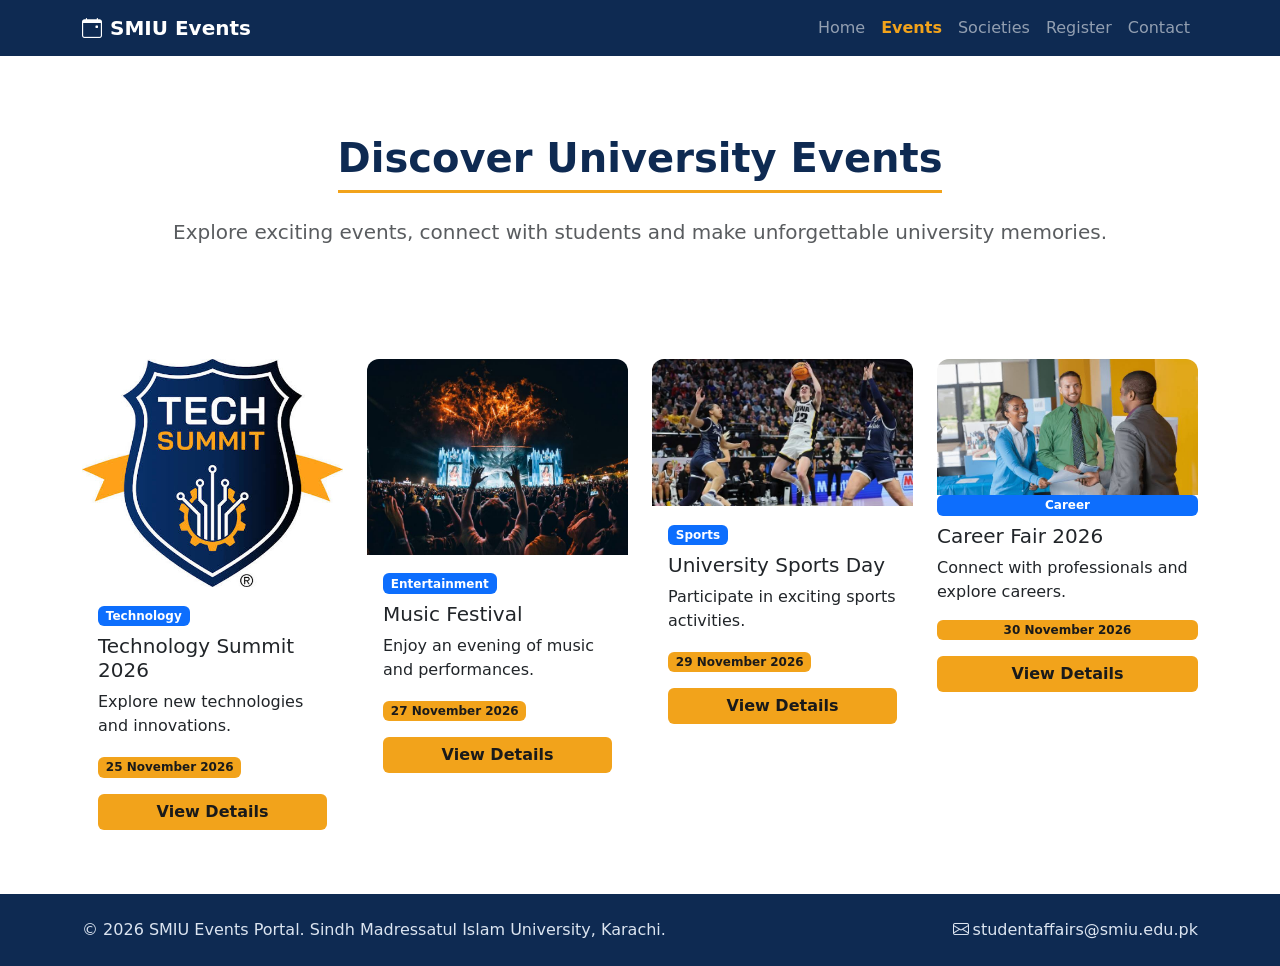
<file: events.html>
<!DOCTYPE html>
<html lang="en">

<head>
  <meta charset="UTF-8">
  <meta name="viewport" content="width=device-width, initial-scale=1">
  <title>Events | SMIU Events Portal</title>
  <!-- Bootstrap 5.3.3 CSS -->
  <link href="https://cdn.jsdelivr.net/npm/bootstrap@5.3.3/dist/css/bootstrap.min.css" rel="stylesheet">
  <!-- Bootstrap Icons -->
  <link href="https://cdn.jsdelivr.net/npm/bootstrap-icons@1.11.3/font/bootstrap-icons.min.css" rel="stylesheet">
  <!-- Our own CSS (must come AFTER Bootstrap) -->
  <link href="css/style.css" rel="stylesheet">
</head>

<body>
  <!-- ===== NAVBAR (same on every page) ===== -->
  <header>
    <nav class="navbar navbar-expand-lg navbar-dark site-navbar fixed-top">
      <div class="container">
        <a class="navbar-brand fw-bold" href="index.html"><i class="bi bi-calendar-event me-2"></i>SMIU Events</a>
        <button class="navbar-toggler" type="button" data-bs-toggle="collapse" data-bs-target="#mainNav"
          aria-controls="mainNav" aria-expanded="false" aria-label="Toggle navigation">
          <span class="navbar-toggler-icon"></span>
        </button>
        <div class="collapse navbar-collapse" id="mainNav">
          <ul class="navbar-nav ms-auto">
            <li class="nav-item"><a class="nav-link" href="index.html">Home</a></li>
            <li class="nav-item"><a class="nav-link active" aria-current="page" href="events.html">Events</a></li>
            <li class="nav-item"><a class="nav-link" href="societies.html">Societies</a></li>
            <li class="nav-item"><a class="nav-link" href="register.html">Register</a></li>
            <li class="nav-item"><a class="nav-link" href="contact.html">Contact</a></li>
          </ul>
        </div>
      </div>
    </nav>
  </header>

  <main>

    <!-- ===== EVENTS INTRODUCTION ===== -->
    <section class="container section-space">

      <div class="text-center mb-5">

        <h1 class="section-title">
          Discover University Events
        </h1>

        <p class="lead text-muted">
          Explore exciting events, connect with students
          and make unforgettable university memories.
        </p>

      </div>

    </section>

    <!-- ===== EVENTS LIST ===== -->
    <section class="container mb-5">
      <div class="row g-4">

        <!-- Event 1 -->
        <div class="col-12 col-md-6 col-lg-3">
          <div class="card event-card h-100">
            <img src="images/Technology Summit.jpg" class="card-img-top" alt="Technology Summit">
            <div class="card-body">
              <span class="badge bg-primary mb-2">Technology</span>
              <h5 class="card-title">Technology Summit 2026</h5>
              <p class="card-text">Explore new technologies and innovations.</p>
              <span class="badge bg-accent mb-3">25 November 2026</span>
              <a href="event-details.html" class="btn btn-accent d-block">View Details</a>
            </div>
          </div>
        </div>

        <!-- Event 2 -->
        <div class="col-12 col-md-6 col-lg-3">
          <div class="card event-card h-100">
            <img src="images/music.jpg" class="card-img-top" alt="Music Festival">
            <div class="card-body">
              <span class="badge bg-primary mb-2">Entertainment</span>
              <h5 class="card-title">Music Festival</h5>
              <p class="card-text">Enjoy an evening of music and performances.</p>
              <span class="badge bg-accent mb-3">27 November 2026</span>
              <a href="event-details.html" class="btn btn-accent d-block">View Details</a>
            </div>
          </div>
        </div>

        <!-- Event 3 -->
        <div class="col-12 col-md-6 col-lg-3">
          <div class="card event-card h-100">
            <img src="images/sport.jpg" class="card-img-top" alt="University Sports Day">
            <div class="card-body">
              <span class="badge bg-primary mb-2">Sports</span>
              <h5 class="card-title">University Sports Day</h5>
              <p class="card-text">Participate in exciting sports activities.</p>
              <span class="badge bg-accent mb-3">29 November 2026</span>
              <a href="event-details.html" class="btn btn-accent d-block">View Details</a>
            </div>
          </div>
        </div>

        <!-- Event 4 -->
        <div class="col-12 col-md-6 col-lg-3">
          <div class="card event-card h-100">
            <img src="images/career.jpg" class="card-img-top" alt="Career Fair 2026">
            <span class="badge bg-primary mb-2">Career</span>
            <h5 class="card-title">Career Fair 2026</h5>
            <p class="card-text">Connect with professionals and explore careers.</p>
            <span class="badge bg-accent mb-3">30 November 2026</span>
            <a href="event-details.html" class="btn btn-accent d-block">View Details</a>
          </div>
        </div>
      </div>

      </div>
    </section>

  </main>

  <!-- ===== FOOTER (same on every page) ===== -->
  <footer class="site-footer py-4 mt-5">
    <div class="container d-flex flex-column flex-md-row justify-content-between gap-2">
      <span>&copy; 2026 SMIU Events Portal. Sindh Madressatul Islam University, Karachi.</span>
      <span><i class="bi bi-envelope me-1"></i>studentaffairs@smiu.edu.pk</span>
    </div>
  </footer>

  <!-- Bootstrap 5.3.3 JS bundle (before </body>) -->
  <script src="https://cdn.jsdelivr.net/npm/bootstrap@5.3.3/dist/js/bootstrap.bundle.min.js"></script>
</body>

</html>
</file>
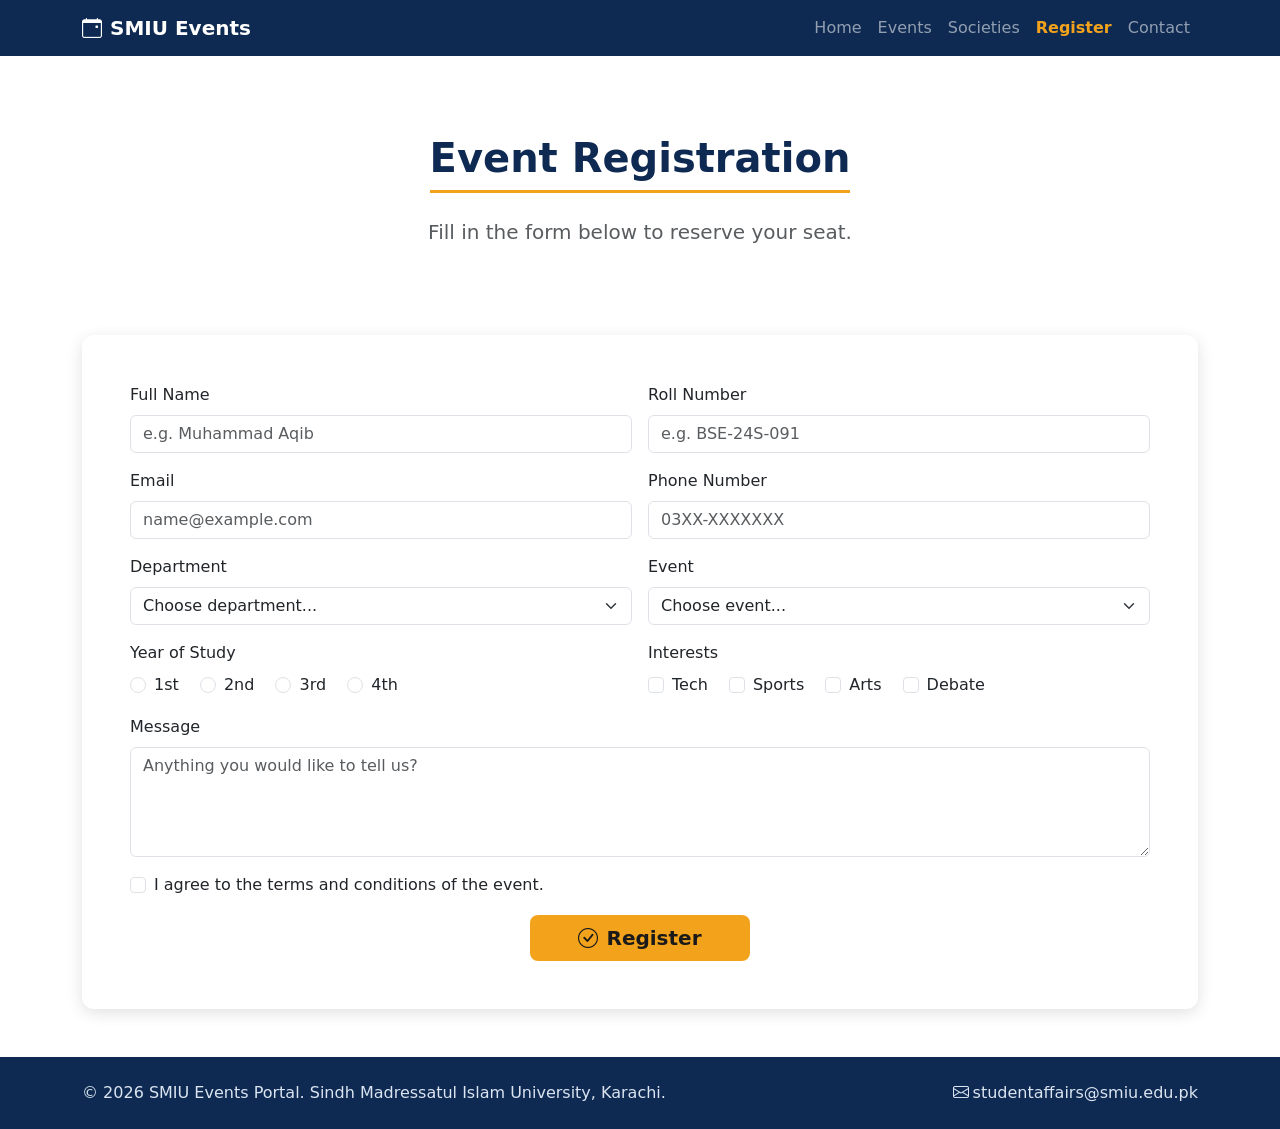
<file: register.html>
<!DOCTYPE html>
<html lang="en">

<head>
  <meta charset="UTF-8">
  <meta name="viewport" content="width=device-width, initial-scale=1">
  <title>Register | SMIU Events Portal</title>
  <!-- Bootstrap 5.3.3 CSS -->
  <link href="https://cdn.jsdelivr.net/npm/bootstrap@5.3.3/dist/css/bootstrap.min.css" rel="stylesheet">
  <!-- Bootstrap Icons -->
  <link href="https://cdn.jsdelivr.net/npm/bootstrap-icons@1.11.3/font/bootstrap-icons.min.css" rel="stylesheet">
  <!-- Our own CSS (must come AFTER Bootstrap) -->
  <link href="css/style.css" rel="stylesheet">
</head>

<body>
  <!-- ===== NAVBAR (same on every page) ===== -->
  <header>
    <nav class="navbar navbar-expand-lg navbar-dark site-navbar fixed-top">
      <div class="container">
        <a class="navbar-brand fw-bold" href="index.html"><i class="bi bi-calendar-event me-2"></i>SMIU Events</a>
        <button class="navbar-toggler" type="button" data-bs-toggle="collapse" data-bs-target="#mainNav"
          aria-controls="mainNav" aria-expanded="false" aria-label="Toggle navigation">
          <span class="navbar-toggler-icon"></span>
        </button>
        <div class="collapse navbar-collapse" id="mainNav">
          <ul class="navbar-nav ms-auto">
            <li class="nav-item"><a class="nav-link" href="index.html">Home</a></li>
            <li class="nav-item"><a class="nav-link" href="events.html">Events</a></li>
            <li class="nav-item"><a class="nav-link" href="societies.html">Societies</a></li>
            <li class="nav-item"><a class="nav-link active" aria-current="page" href="register.html">Register</a></li>
            <li class="nav-item"><a class="nav-link" href="contact.html">Contact</a></li>
          </ul>
        </div>
      </div>
    </nav>
  </header>

  <main>

    <!-- ===== REGISTER INTRODUCTION ===== -->
    <section class="container section-space">
      <div class="text-center mb-4">
        <h1 class="section-title">Event Registration</h1>
        <p class="lead text-muted">Fill in the form below to reserve your seat.</p>
      </div>
    </section>

    <!-- ===== REGISTRATION FORM ===== -->
    <section class="container mb-5">
      <div class="register-card card p-4 p-md-5">
        <form action="#" method="post">
          <div class="row g-3">

            <!-- Full name -->
            <div class="col-12 col-md-6">
              <label for="fullName" class="form-label">Full Name</label>
              <input type="text" class="form-control" id="fullName"
                     placeholder="e.g. Muhammad Aqib" required>
            </div>

            <!-- Roll number -->
            <div class="col-12 col-md-6">
              <label for="rollNo" class="form-label">Roll Number</label>
              <input type="text" class="form-control" id="rollNo"
                     placeholder="e.g. BSE-24S-091" required>
            </div>

            <!-- Email -->
            <div class="col-12 col-md-6">
              <label for="email" class="form-label">Email</label>
              <input type="email" class="form-control" id="email"
                     placeholder="name@example.com" required>
            </div>

            <!-- Phone -->
            <div class="col-12 col-md-6">
              <label for="phone" class="form-label">Phone Number</label>
              <input type="tel" class="form-control" id="phone"
                     placeholder="03XX-XXXXXXX" required>
            </div>

            <!-- Department -->
            <div class="col-12 col-md-6">
              <label for="department" class="form-label">Department</label>
              <select class="form-select" id="department" required>
                <option value="" selected disabled>Choose department...</option>
                <option>Software Engineering</option>
                <option>Computer Science</option>
                <option>Business Administration</option>
                <option>Electrical Engineering</option>
                <option>Education</option>
              </select>
            </div>

            <!-- Event -->
            <div class="col-12 col-md-6">
              <label for="eventSelect" class="form-label">Event</label>
              <select class="form-select" id="eventSelect" required>
                <option value="" selected disabled>Choose event...</option>
                <option>Technology Summit 2026</option>
                <option>Music Festival</option>
                <option>University Sports Day</option>
                <option>Career Fair 2026</option>
              </select>
            </div>

            <!-- Year (radio buttons) -->
            <div class="col-12 col-md-6">
              <span class="form-label d-block">Year of Study</span>
              <div class="form-check form-check-inline">
                <input class="form-check-input" type="radio" name="year" id="year1" value="1" required>
                <label class="form-check-label" for="year1">1st</label>
              </div>
              <div class="form-check form-check-inline">
                <input class="form-check-input" type="radio" name="year" id="year2" value="2">
                <label class="form-check-label" for="year2">2nd</label>
              </div>
              <div class="form-check form-check-inline">
                <input class="form-check-input" type="radio" name="year" id="year3" value="3">
                <label class="form-check-label" for="year3">3rd</label>
              </div>
              <div class="form-check form-check-inline">
                <input class="form-check-input" type="radio" name="year" id="year4" value="4">
                <label class="form-check-label" for="year4">4th</label>
              </div>
            </div>

            <!-- Interests (checkboxes) -->
            <div class="col-12 col-md-6">
              <span class="form-label d-block">Interests</span>
              <div class="form-check form-check-inline">
                <input class="form-check-input" type="checkbox" id="intTech" value="tech">
                <label class="form-check-label" for="intTech">Tech</label>
              </div>
              <div class="form-check form-check-inline">
                <input class="form-check-input" type="checkbox" id="intSports" value="sports">
                <label class="form-check-label" for="intSports">Sports</label>
              </div>
              <div class="form-check form-check-inline">
                <input class="form-check-input" type="checkbox" id="intArts" value="arts">
                <label class="form-check-label" for="intArts">Arts</label>
              </div>
              <div class="form-check form-check-inline">
                <input class="form-check-input" type="checkbox" id="intDebate" value="debate">
                <label class="form-check-label" for="intDebate">Debate</label>
              </div>
            </div>

            <!-- Message -->
            <div class="col-12">
              <label for="message" class="form-label">Message</label>
              <textarea class="form-control" id="message" rows="4"
                        placeholder="Anything you would like to tell us?"></textarea>
            </div>

            <!-- Terms -->
            <div class="col-12">
              <div class="form-check">
                <input class="form-check-input" type="checkbox" id="terms" required>
                <label class="form-check-label" for="terms">
                  I agree to the terms and conditions of the event.
                </label>
              </div>
            </div>

            <!-- Submit -->
            <div class="col-12 text-center">
              <button type="submit" class="btn btn-accent btn-lg px-5">
                <i class="bi bi-check-circle me-2"></i>Register
              </button>
            </div>

          </div>
        </form>
      </div>
    </section>

  </main>

  <!-- ===== FOOTER (same on every page) ===== -->
  <footer class="site-footer py-4 mt-5">
    <div class="container d-flex flex-column flex-md-row justify-content-between gap-2">
      <span>&copy; 2026 SMIU Events Portal. Sindh Madressatul Islam University, Karachi.</span>
      <span><i class="bi bi-envelope me-1"></i>studentaffairs@smiu.edu.pk</span>
    </div>
  </footer>

  <!-- Bootstrap 5.3.3 JS bundle (before </body>) -->
  <script src="https://cdn.jsdelivr.net/npm/bootstrap@5.3.3/dist/js/bootstrap.bundle.min.js"></script>
</body>

</html>
</file>
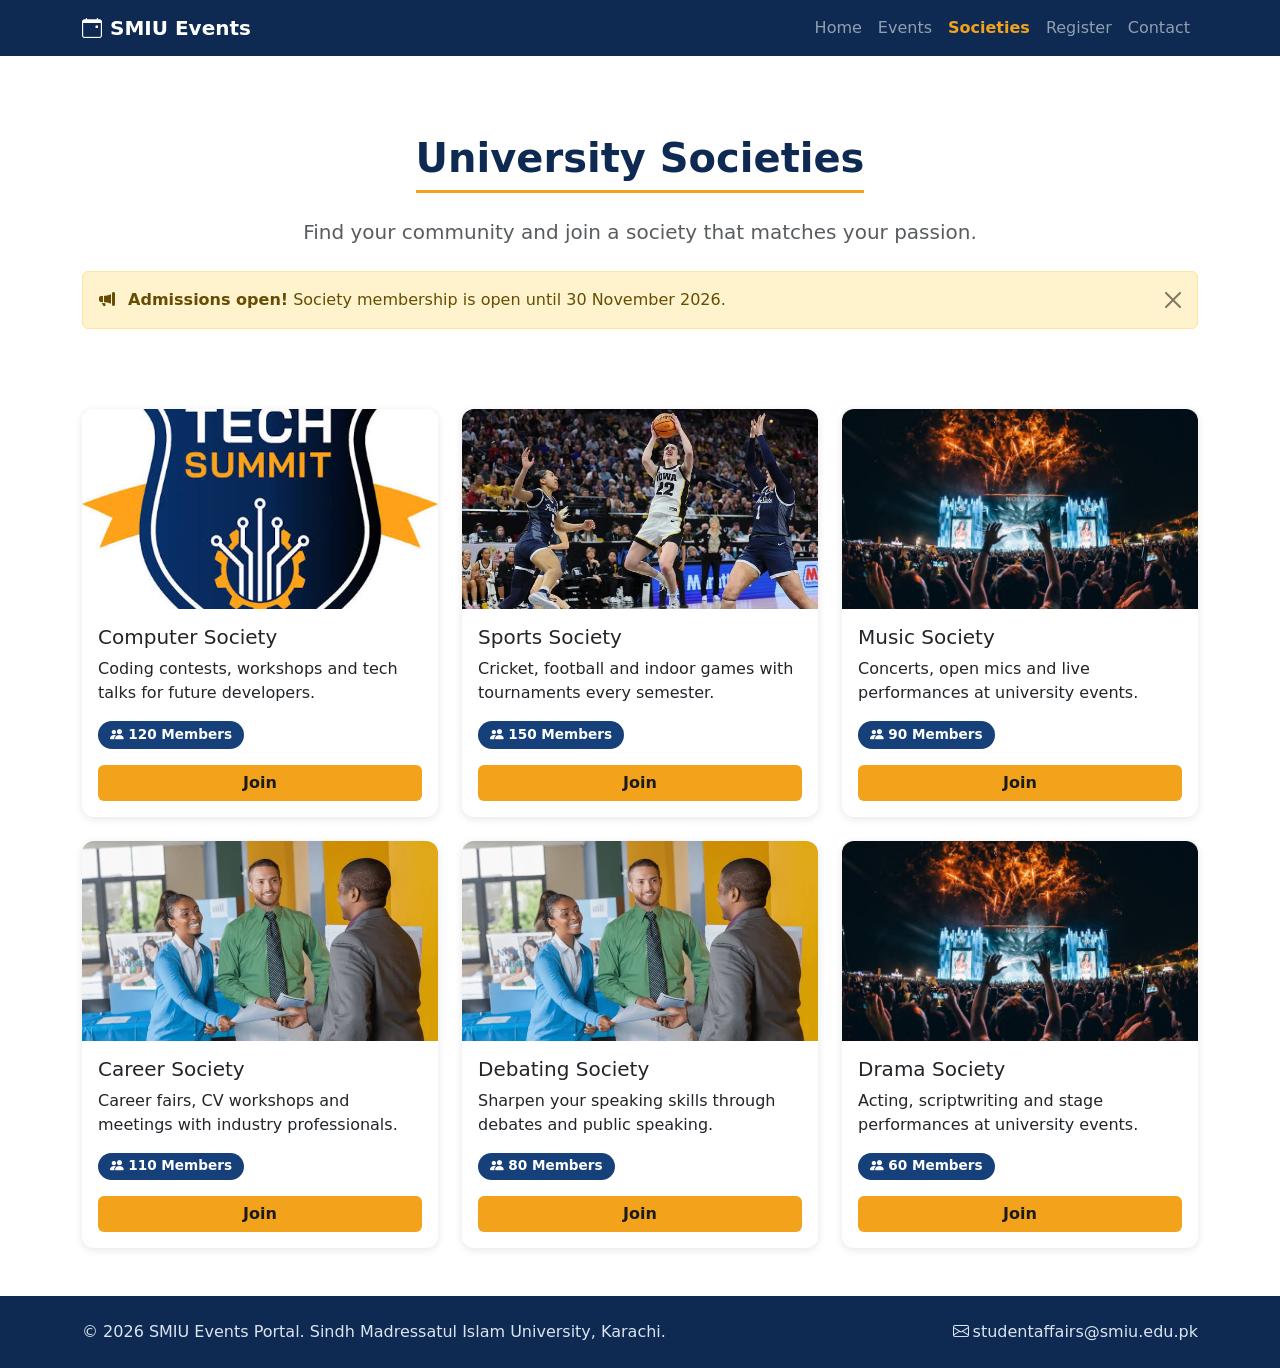
<file: societies.html>
<!DOCTYPE html>
<html lang="en">

<head>
  <meta charset="UTF-8">
  <meta name="viewport" content="width=device-width, initial-scale=1">
  <title>Societies | SMIU Events Portal</title>
  <!-- Bootstrap 5.3.3 CSS -->
  <link href="https://cdn.jsdelivr.net/npm/bootstrap@5.3.3/dist/css/bootstrap.min.css" rel="stylesheet">
  <!-- Bootstrap Icons -->
  <link href="https://cdn.jsdelivr.net/npm/bootstrap-icons@1.11.3/font/bootstrap-icons.min.css" rel="stylesheet">
  <!-- Our own CSS (must come AFTER Bootstrap) -->
  <link href="css/style.css" rel="stylesheet">
</head>

<body>
  <!-- ===== NAVBAR (same on every page) ===== -->
  <header>
    <nav class="navbar navbar-expand-lg navbar-dark site-navbar fixed-top">
      <div class="container">
        <a class="navbar-brand fw-bold" href="index.html"><i class="bi bi-calendar-event me-2"></i>SMIU Events</a>
        <button class="navbar-toggler" type="button" data-bs-toggle="collapse" data-bs-target="#mainNav"
          aria-controls="mainNav" aria-expanded="false" aria-label="Toggle navigation">
          <span class="navbar-toggler-icon"></span>
        </button>
        <div class="collapse navbar-collapse" id="mainNav">
          <ul class="navbar-nav ms-auto">
            <li class="nav-item"><a class="nav-link" href="index.html">Home</a></li>
            <li class="nav-item"><a class="nav-link" href="events.html">Events</a></li>
            <li class="nav-item"><a class="nav-link active" aria-current="page" href="societies.html">Societies</a></li>
            <li class="nav-item"><a class="nav-link" href="register.html">Register</a></li>
            <li class="nav-item"><a class="nav-link" href="contact.html">Contact</a></li>
          </ul>
        </div>
      </div>
    </nav>
  </header>

  <main>

    <!-- ===== SOCIETIES INTRODUCTION ===== -->
    <section class="container section-space">
      <div class="text-center mb-4">
        <h1 class="section-title">University Societies</h1>
        <p class="lead text-muted">Find your community and join a society that matches your passion.</p>
      </div>

      <!-- Alert: admissions notice -->
      <div class="alert alert-warning alert-dismissible fade show" role="alert">
        <i class="bi bi-megaphone-fill me-2"></i>
        <strong>Admissions open!</strong> Society membership is open until 30 November 2026.
        <button type="button" class="btn-close" data-bs-dismiss="alert" aria-label="Close"></button>
      </div>
    </section>

    <!-- ===== SOCIETY CARDS GRID ===== -->
    <section class="container mb-5">
      <div class="row g-4">

        <!-- Society 1 -->
        <div class="col-12 col-md-6 col-lg-4">
          <div class="card society-card h-100">
            <img src="images/Technology Summit.jpg" class="card-img-top" alt="Technology event stage with Tech Summit logo">
            <div class="card-body d-flex flex-column">
              <h5 class="card-title">Computer Society</h5>
              <p class="card-text">Coding contests, workshops and tech talks for future developers.</p>
              <span class="badge member-badge mb-3"><i class="bi bi-people-fill me-1"></i>120 Members</span>
              <a href="register.html" class="btn btn-accent mt-auto">Join</a>
            </div>
          </div>
        </div>

        <!-- Society 2 -->
        <div class="col-12 col-md-6 col-lg-4">
          <div class="card society-card h-100">
            <img src="images/sport.jpg" class="card-img-top" alt="Basketball players competing in a stadium">
            <div class="card-body d-flex flex-column">
              <h5 class="card-title">Sports Society</h5>
              <p class="card-text">Cricket, football and indoor games with tournaments every semester.</p>
              <span class="badge member-badge mb-3"><i class="bi bi-people-fill me-1"></i>150 Members</span>
              <a href="register.html" class="btn btn-accent mt-auto">Join</a>
            </div>
          </div>
        </div>

        <!-- Society 3 -->
        <div class="col-12 col-md-6 col-lg-4">
          <div class="card society-card h-100">
            <img src="images/music.jpg" class="card-img-top" alt="Crowd enjoying a live music festival">
            <div class="card-body d-flex flex-column">
              <h5 class="card-title">Music Society</h5>
              <p class="card-text">Concerts, open mics and live performances at university events.</p>
              <span class="badge member-badge mb-3"><i class="bi bi-people-fill me-1"></i>90 Members</span>
              <a href="register.html" class="btn btn-accent mt-auto">Join</a>
            </div>
          </div>
        </div>

        <!-- Society 4 -->
        <div class="col-12 col-md-6 col-lg-4">
          <div class="card society-card h-100">
            <img src="images/career.jpg" class="card-img-top" alt="Students meeting professionals at a career fair">
            <div class="card-body d-flex flex-column">
              <h5 class="card-title">Career Society</h5>
              <p class="card-text">Career fairs, CV workshops and meetings with industry professionals.</p>
              <span class="badge member-badge mb-3"><i class="bi bi-people-fill me-1"></i>110 Members</span>
              <a href="register.html" class="btn btn-accent mt-auto">Join</a>
            </div>
          </div>
        </div>

        <!-- Society 5 -->
        <div class="col-12 col-md-6 col-lg-4">
          <div class="card society-card h-100">
            <img src="images/career.jpg" class="card-img-top" alt="Students talking with professionals at an event">
            <div class="card-body d-flex flex-column">
              <h5 class="card-title">Debating Society</h5>
              <p class="card-text">Sharpen your speaking skills through debates and public speaking.</p>
              <span class="badge member-badge mb-3"><i class="bi bi-people-fill me-1"></i>80 Members</span>
              <a href="register.html" class="btn btn-accent mt-auto">Join</a>
            </div>
          </div>
        </div>

        <!-- Society 6 -->
        <div class="col-12 col-md-6 col-lg-4">
          <div class="card society-card h-100">
            <img src="images/music.jpg" class="card-img-top" alt="Stage lights and audience at a live show">
            <div class="card-body d-flex flex-column">
              <h5 class="card-title">Drama Society</h5>
              <p class="card-text">Acting, scriptwriting and stage performances at university events.</p>
              <span class="badge member-badge mb-3"><i class="bi bi-people-fill me-1"></i>60 Members</span>
              <a href="register.html" class="btn btn-accent mt-auto">Join</a>
            </div>
          </div>
        </div>

      </div>
    </section>

  </main>

  <!-- ===== FOOTER (same on every page) ===== -->
  <footer class="site-footer py-4 mt-5">
    <div class="container d-flex flex-column flex-md-row justify-content-between gap-2">
      <span>&copy; 2026 SMIU Events Portal. Sindh Madressatul Islam University, Karachi.</span>
      <span><i class="bi bi-envelope me-1"></i>studentaffairs@smiu.edu.pk</span>
    </div>
  </footer>

  <!-- Bootstrap 5.3.3 JS bundle (before </body>) -->
  <script src="https://cdn.jsdelivr.net/npm/bootstrap@5.3.3/dist/js/bootstrap.bundle.min.js"></script>
</body>

</html>
</file>
<file: css/style.css>
/* ===== THEME COLOURS (CSS variables) ===== */
:root {
  --primary: #16407a;
  --primary-dark: #0e2a52;
  --accent: #f2a31b;
  --soft-bg: #eef3f9;
  --text: #1f2937;
  --radius: 0.75rem;
}

/* 1. Base page */
body { color: var(--text); padding-top: 70px; font-family: "Segoe UI", system-ui, sans-serif; }

/* 2. Navbar */
.site-navbar { background-color: var(--primary-dark); }
.site-navbar .nav-link.active { color: var(--accent); font-weight: 600; }

/* 3. Gradient hero */
.hero { min-height: 70vh; background: linear-gradient(135deg, var(--primary-dark), var(--primary) 60%, #2b6cb0); }
.hero-text { max-width: 36rem; margin-bottom: 1.5rem; }

/* 4. Custom accent button */
.btn-accent { background-color: var(--accent); color: #1a1a1a; border: none; font-weight: 600; }
.btn-accent:hover { background-color: #d98f10; color: #000; }

/* 5. Accent badge */
.bg-accent { background-color: var(--accent) !important; color: #1a1a1a; }

/* 6. Section spacing */
.section-space { margin-top: 3rem; margin-bottom: 3rem; padding-top: 1rem; padding-bottom: 1rem; }
section.bg-soft.section-space { padding: 3rem 0; margin: 3rem 0; }

/* 7. Section title with underline */
.section-title { font-weight: 700; color: var(--primary-dark); margin-bottom: 1.5rem; padding-bottom: 0.5rem; border-bottom: 3px solid var(--accent); display: inline-block; }

/* 8. Soft background section */
.bg-soft { background-color: var(--soft-bg); }

/* 9. Card hover effect (box-shadow + transform) */
.event-card { border: none; border-radius: var(--radius); overflow: hidden; transition: transform 0.25s ease, box-shadow 0.25s ease; }
.event-card:hover { transform: translateY(-6px); box-shadow: 0 12px 24px rgba(0, 0, 0, 0.15); }

/* 10. Carousel images */
.carousel-img { height: 420px; object-fit: cover; }
.carousel-caption { background: rgba(14, 42, 82, 0.65); border-radius: var(--radius); }

/* 11. Feature icons */
.feature-icon { font-size: 2.5rem; color: var(--primary); }

/* 12. Footer */
.site-footer { background-color: var(--primary-dark); color: #dbe4f0; }

/* 13. Phone adjustments */
@media (max-width: 576px) {
  .carousel-img { height: 240px; }
  .hero { min-height: 60vh; }
}
/* =====================================================
   SOCIETIES & REGISTER PAGES (Muhammad Aqib)
   Uses the shared theme variables from :root above
   ===================================================== */

/* Society card with hover effect (box-shadow + transform) */
.society-card {
  border: none;
  border-radius: var(--radius);
  overflow: hidden;
  box-shadow: 0 2px 8px rgba(0, 0, 0, 0.1);
  transition: transform 0.25s ease, box-shadow 0.25s ease;
}

.society-card:hover {
  transform: translateY(-6px);
  box-shadow: 0 12px 24px rgba(0, 0, 0, 0.15);
}

/* Society image */
.society-card .card-img-top {
  height: 200px;
  object-fit: cover;
}

/* Member count badge */
.member-badge {
  align-self: flex-start;
  font-size: 0.85rem;
  padding: 0.5em 0.9em;
  border-radius: 50px;
  background-color: var(--primary);
  color: #fff;
}

/* Registration form card */
.register-card {
  border: none;
  border-radius: var(--radius);
  box-shadow: 0 4px 16px rgba(0, 0, 0, 0.12);
}

/* Highlight form fields when clicked */
.register-card .form-control:focus,
.register-card .form-select:focus {
  border-color: var(--primary);
  box-shadow: 0 0 0 0.2rem rgba(22, 64, 122, 0.25);
}

/* Smaller form padding on phones */
@media (max-width: 576px) {
  .register-card {
    padding: 1.5rem !important;
  }
}

/* =====================================================
   CONTACT PAGE (Muhammad Saad)
   Uses the shared theme variables from :root above
   ===================================================== */

/* Intro text under the page title */
.contact-intro { max-width: 40rem; }

/* Form and office cards */
.contact-card {
  border: none;
  border-radius: var(--radius);
  box-shadow: 0 4px 16px rgba(0, 0, 0, 0.12);
}

/* Highlight form fields when clicked */
.contact-card .form-control:focus,
.contact-card .form-select:focus {
  border-color: var(--primary);
  box-shadow: 0 0 0 0.2rem rgba(22, 64, 122, 0.25);
}

/* Icons in the office details list */
.contact-icon { font-size: 1.25rem; color: var(--primary); }

/* Map placeholder image */
.contact-map { width: 100%; height: 220px; object-fit: cover; }

/* Team member card with hover effect (box-shadow + transform) */
.team-card {
  border: none;
  border-radius: var(--radius);
  background-color: #ebecef;
  box-shadow: 0 2px 8px rgba(0, 0, 0, 0.1);
  transition: transform 0.25s ease, box-shadow 0.25s ease;
}

.team-card:hover {
  transform: translateY(-6px);
  box-shadow: 0 12px 24px rgba(0, 0, 0, 0.15);
}

/* Round team photo */
.team-photo {
  width: 120px;
  height: 120px;
  object-fit: cover;
  border-radius: 50%;
  border: 4px solid var(--accent);
}

/* Let long role text wrap inside the team card on small screens */
.team-card .badge { white-space: normal; line-height: 1.4; }

/* Smaller team photos on phones */
@media (max-width: 576px) {
  .team-photo { width: 100px; height: 100px; }
  .contact-card .card-body { padding: 1.25rem !important; }
}
</file>
